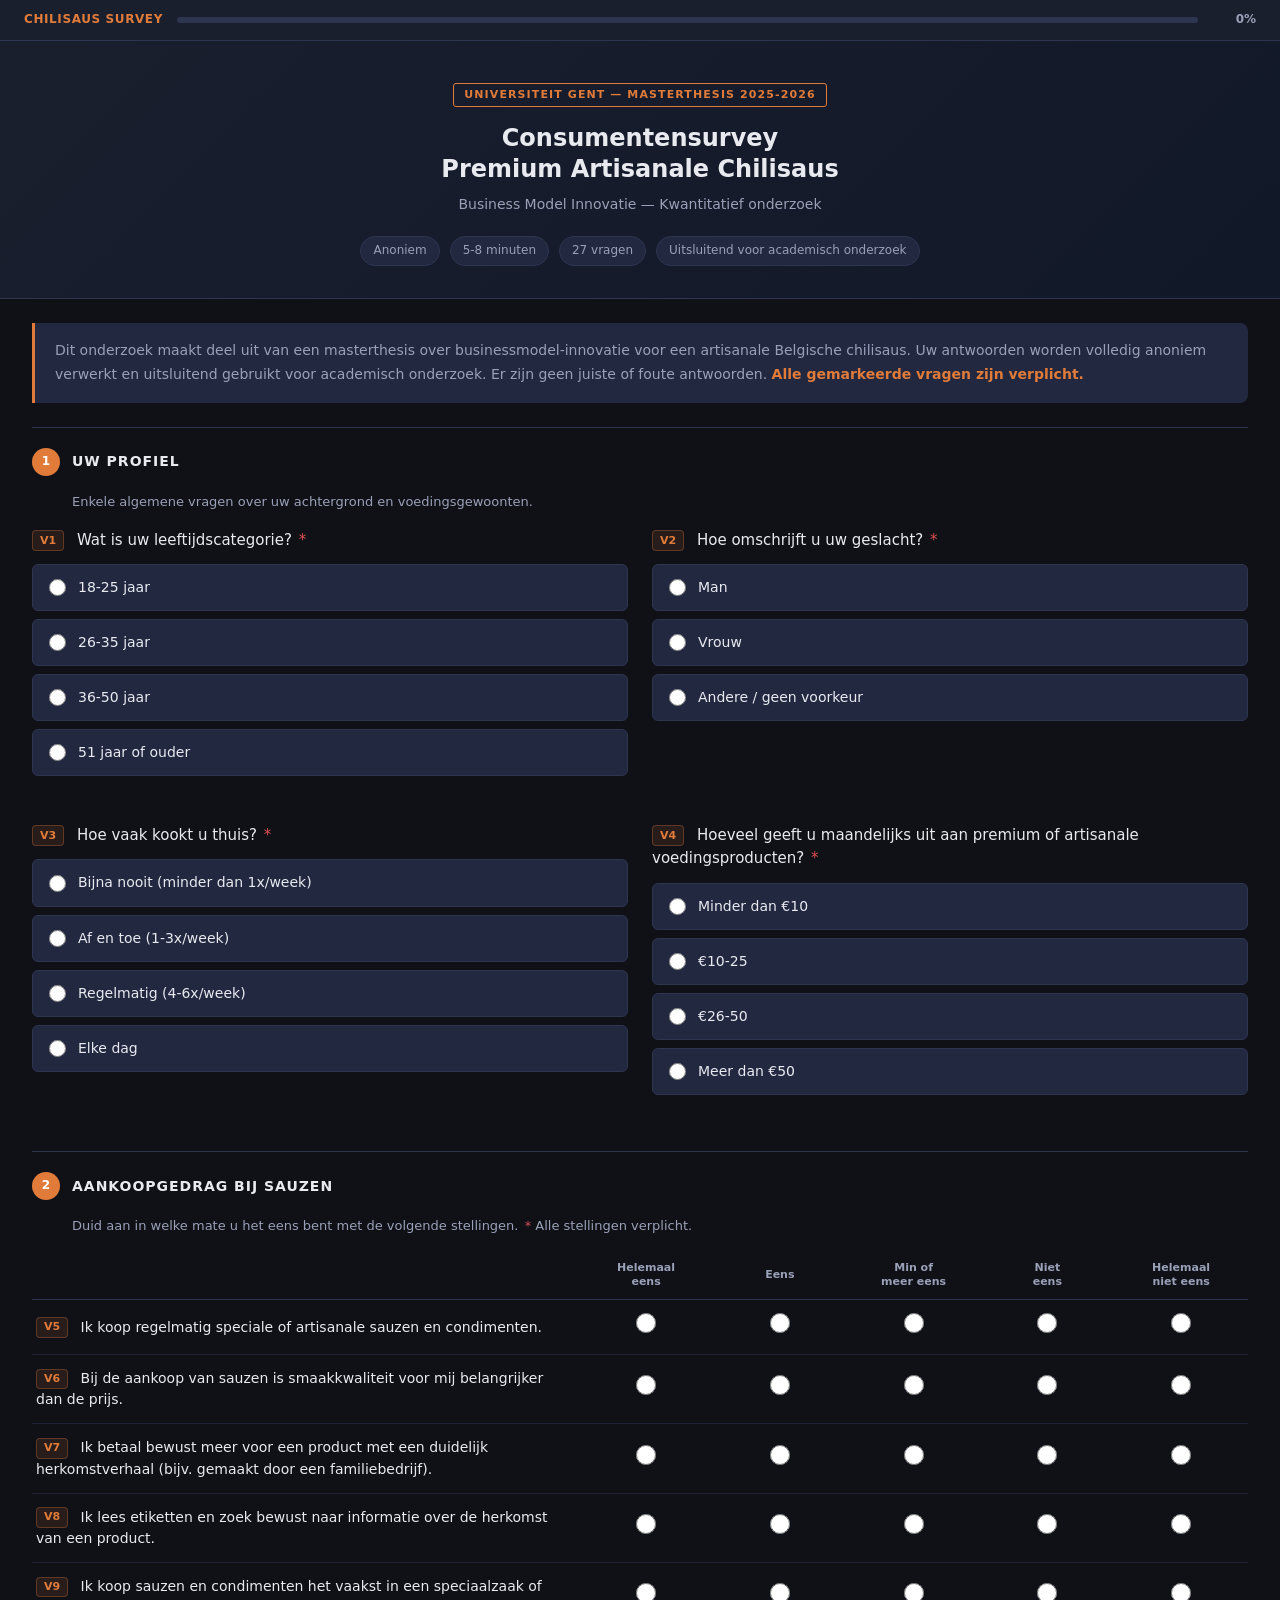
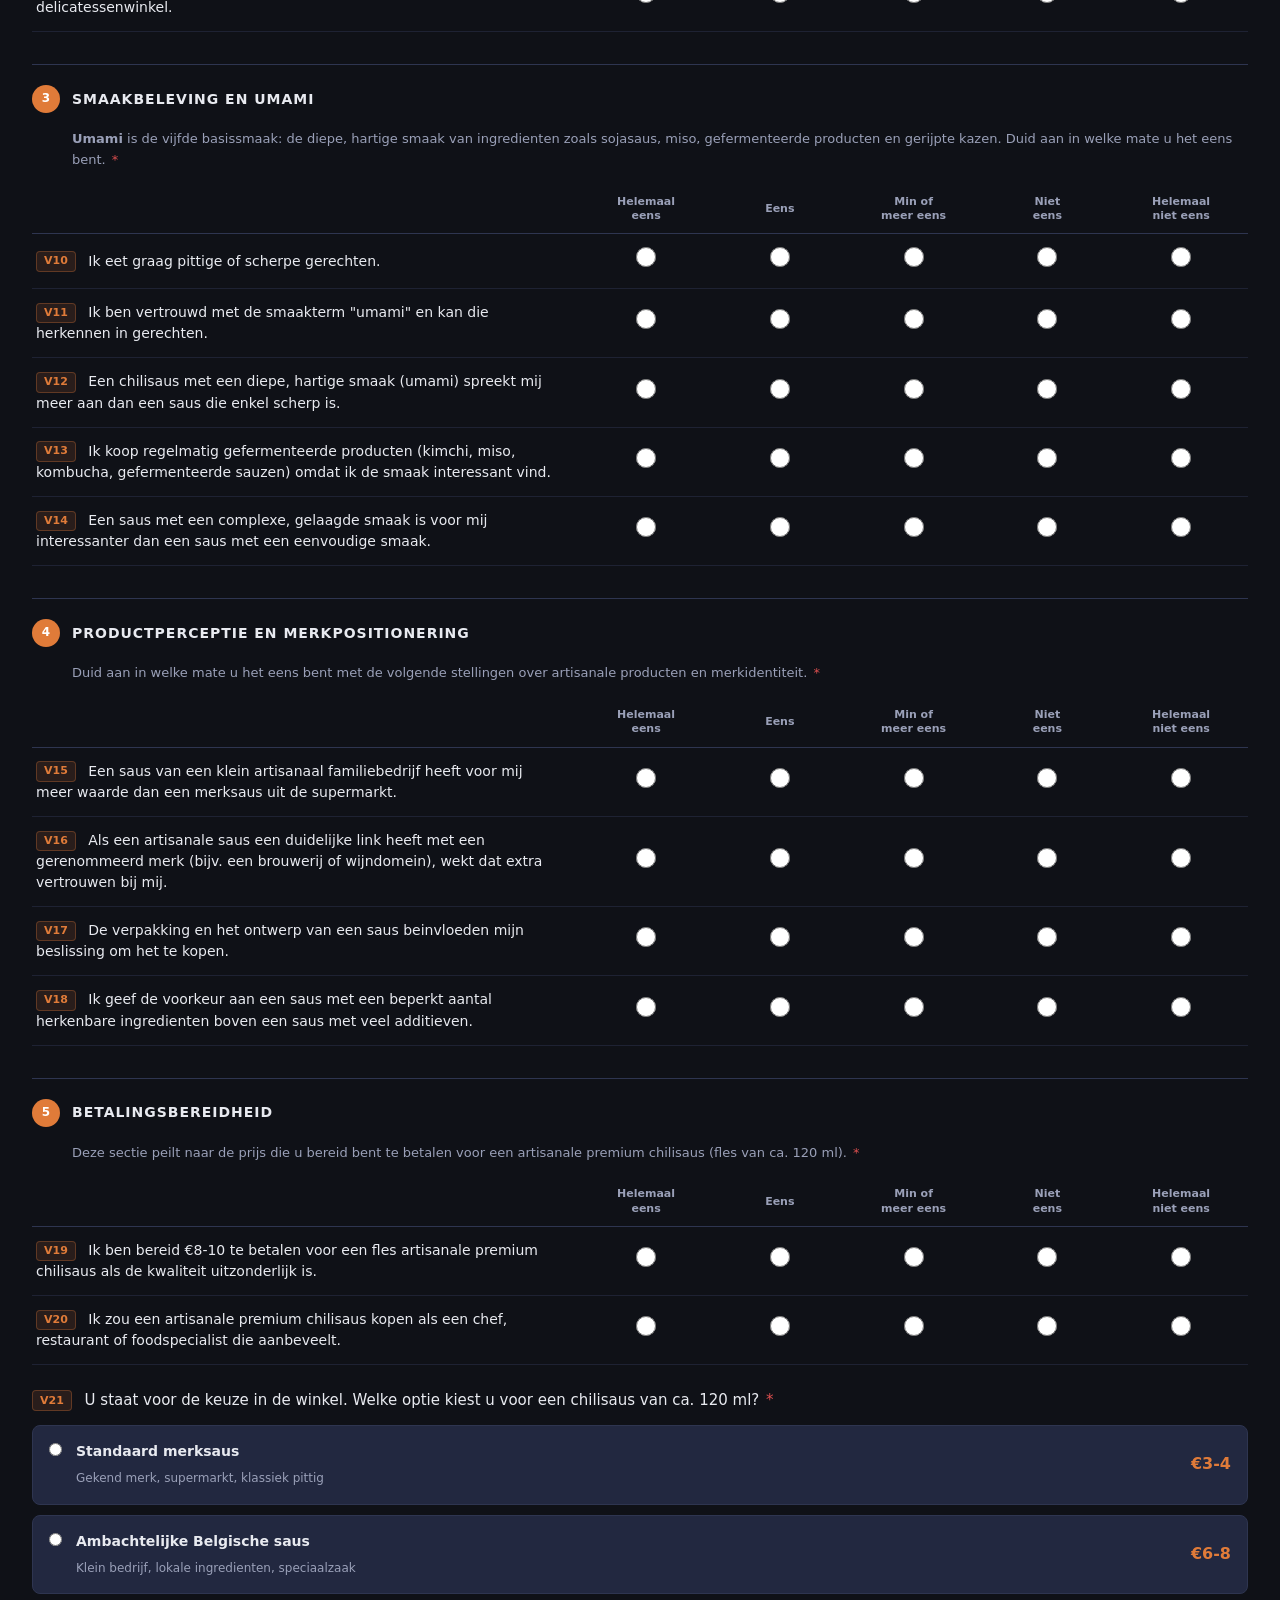
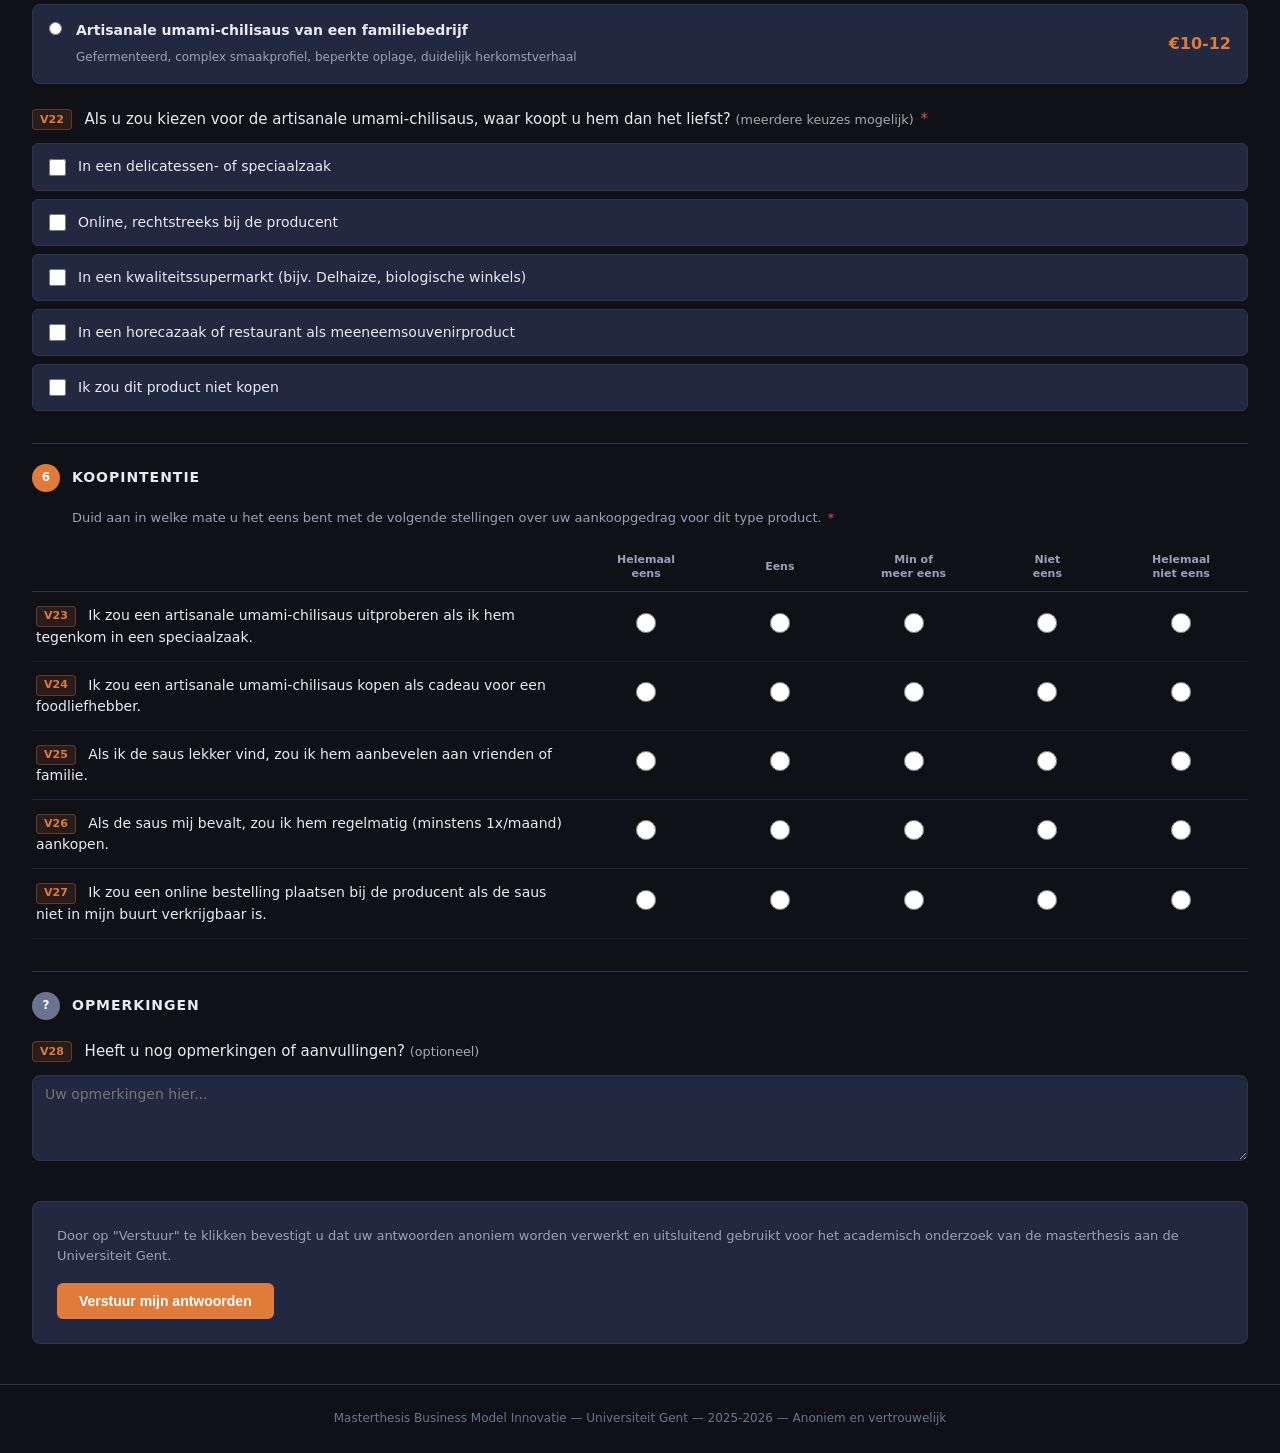
<file: index.html>
<!DOCTYPE html>
<html lang="nl">
<head>
  <meta charset="UTF-8">
  <meta name="viewport" content="width=device-width, initial-scale=1.0">
  <title>Consumentensurvey - Premium Artisanale Chilisaus</title>
  <style>
    *, *::before, *::after { box-sizing: border-box; margin: 0; padding: 0; }
    :root {
      --bg:#0f1117; --surface:#1a1f2e; --surface2:#222840; --border:#2e3550;
      --accent:#e07b39; --text:#e8eaf0; --text2:#9aa0b8; --text3:#6b7390;
      --success:#3dba7e; --error:#e05050; --radius:8px;
      --font:'Segoe UI',system-ui,-apple-system,sans-serif;
    }
    html { scroll-behavior: smooth; }
    body { background:var(--bg); color:var(--text); font-family:var(--font); font-size:15px; line-height:1.65; min-height:100vh; }
    h1,h2,h3,h4 { line-height:1.3; font-weight:700; }
    .btn { display:inline-flex; align-items:center; gap:8px; padding:10px 22px; border:none; border-radius:6px; font-size:14px; font-weight:600; cursor:pointer; transition:opacity 0.15s,transform 0.1s; }
    .btn:hover { opacity:0.88; transform:translateY(-1px); }
    .btn-primary { background:var(--accent); color:#fff; }
    .progress-bar-wrap { position:sticky; top:0; z-index:100; background:var(--surface); border-bottom:1px solid var(--border); padding:10px 24px; display:flex; align-items:center; gap:14px; }
    .progress-track { flex:1; height:6px; background:var(--border); border-radius:3px; overflow:hidden; }
    .progress-fill { height:100%; background:var(--accent); border-radius:3px; transition:width 0.3s ease; width:0%; }
    .progress-label { font-size:12px; font-weight:600; color:var(--text2); white-space:nowrap; min-width:44px; text-align:right; }
    .progress-logo { font-size:12px; font-weight:700; color:var(--accent); letter-spacing:0.05em; text-transform:uppercase; white-space:nowrap; }
    .survey-header { background:linear-gradient(135deg,#1a1f2e 0%,#111828 100%); border-bottom:1px solid var(--border); padding:40px 32px 32px; text-align:center; }
    .survey-header .ugent-tag { display:inline-block; font-size:11px; font-weight:700; letter-spacing:0.1em; text-transform:uppercase; color:var(--accent); border:1px solid var(--accent); padding:2px 10px; border-radius:3px; margin-bottom:16px; }
    .survey-header h1 { font-size:24px; color:var(--text); margin-bottom:8px; }
    .survey-header .subtitle { font-size:14px; color:var(--text2); margin-bottom:20px; }
    .survey-pills { display:flex; justify-content:center; flex-wrap:wrap; gap:10px; }
    .survey-pill { font-size:12px; color:var(--text2); background:var(--surface2); border:1px solid var(--border); padding:4px 12px; border-radius:20px; }
    .intro-box { margin:24px 32px; background:var(--surface2); border-left:3px solid var(--accent); border-radius:0 var(--radius) var(--radius) 0; padding:16px 20px; font-size:14px; color:var(--text2); line-height:1.7; }
    .intro-box strong { color:var(--accent); }
    .survey-section { margin:0 32px 32px; }
    .section-header { display:flex; align-items:center; gap:12px; padding:20px 0 12px; border-top:1px solid var(--border); margin-bottom:8px; }
    .section-num { width:28px; height:28px; border-radius:50%; background:var(--accent); color:#fff; font-size:12px; font-weight:700; display:flex; align-items:center; justify-content:center; flex-shrink:0; }
    .section-title { font-size:14px; font-weight:700; text-transform:uppercase; letter-spacing:0.07em; color:var(--text); }
    .section-desc { font-size:13px; color:var(--text2); margin:-4px 0 16px 40px; line-height:1.6; }
    .question-block { margin-bottom:24px; }
    .question-text { font-size:15px; font-weight:500; color:var(--text); margin-bottom:12px; line-height:1.55; }
    .q-num { display:inline-block; font-size:11px; font-weight:700; color:var(--accent); background:rgba(224,123,57,0.12); border:1px solid rgba(224,123,57,0.3); padding:1px 7px; border-radius:4px; margin-right:8px; vertical-align:middle; }
    .required-star { color:var(--error); margin-left:2px; }
    .mc-options { display:flex; flex-direction:column; gap:8px; }
    .mc-option { display:flex; align-items:center; gap:12px; padding:11px 16px; background:var(--surface2); border:1.5px solid var(--border); border-radius:6px; cursor:pointer; font-size:14px; color:var(--text); transition:border-color 0.15s,background 0.15s; }
    .mc-option:hover { border-color:var(--accent); background:rgba(224,123,57,0.06); }
    .mc-option input[type="radio"], .mc-option input[type="checkbox"] { width:17px; height:17px; accent-color:var(--accent); flex-shrink:0; cursor:pointer; }
    .mc-option.selected { border-color:var(--accent); background:rgba(224,123,57,0.1); }
    .q-grid { display:grid; grid-template-columns:1fr 1fr; gap:24px; }
    @media (max-width:600px) { .q-grid { grid-template-columns:1fr; } }
    .likert-wrap { overflow-x:auto; margin-bottom:24px; }
    .likert-table { width:100%; border-collapse:collapse; table-layout:fixed; min-width:520px; }
    .likert-table thead th { font-size:11px; font-weight:700; color:var(--text2); text-align:center; padding:8px 4px 10px; border-bottom:1px solid var(--border); line-height:1.3; width:11%; }
    .likert-table thead th:first-child { text-align:left; width:45%; padding-left:0; }
    .likert-table tbody tr:hover { background:rgba(255,255,255,0.025); }
    .likert-table tbody td { text-align:center; padding:13px 4px; border-bottom:1px solid rgba(46,53,80,0.5); vertical-align:middle; }
    .likert-table tbody td:first-child { text-align:left; font-size:14px; color:var(--text); padding-right:16px; line-height:1.5; }
    .likert-radio { width:20px; height:20px; accent-color:var(--accent); cursor:pointer; }
    .price-choice { display:flex; flex-direction:column; gap:10px; }
    .price-card { display:flex; align-items:flex-start; gap:14px; padding:14px 16px; background:var(--surface2); border:1.5px solid var(--border); border-radius:8px; cursor:pointer; transition:border-color 0.15s,background 0.15s; }
    .price-card:hover { border-color:var(--accent); background:rgba(224,123,57,0.06); }
    .price-card.selected { border-color:var(--accent); background:rgba(224,123,57,0.1); }
    .price-card input { margin-top:3px; accent-color:var(--accent); flex-shrink:0; }
    .price-card-label { flex:1; }
    .price-card-label strong { display:block; font-size:14px; color:var(--text); margin-bottom:2px; }
    .price-card-label span { font-size:12px; color:var(--text2); }
    .price-tag { font-size:16px; font-weight:700; color:var(--accent); white-space:nowrap; align-self:center; }
    .field-error { display:none; font-size:12px; color:var(--error); margin-top:6px; }
    .field-error.visible { display:block; }
    .submit-section { margin:0 32px 40px; padding:24px; background:var(--surface2); border:1px solid var(--border); border-radius:var(--radius); }
    .submit-note { font-size:13px; color:var(--text2); margin-bottom:16px; line-height:1.6; }
    .submit-error { display:none; font-size:13px; color:var(--error); margin-top:12px; }
    .submit-error.visible { display:block; }
    .success-screen { display:none; flex-direction:column; align-items:center; justify-content:center; min-height:60vh; text-align:center; padding:48px 32px; }
    .success-screen.visible { display:flex; }
    .success-icon { font-size:56px; margin-bottom:24px; }
    .success-screen h2 { font-size:24px; color:var(--success); margin-bottom:12px; }
    .success-screen p { font-size:14px; color:var(--text2); max-width:400px; line-height:1.7; }
    .survey-footer { text-align:center; font-size:12px; color:var(--text3); padding:24px 32px; border-top:1px solid var(--border); }
    @media (max-width:860px) { .survey-section,.submit-section,.intro-box { margin-left:16px; margin-right:16px; } }
    @media (max-width:520px) { .survey-header { padding:28px 16px 24px; } .survey-header h1 { font-size:19px; } }
  </style>
</head>
<body>

<!-- Progress bar -->
<div class="progress-bar-wrap" id="progressBar">
  <span class="progress-logo">Chilisaus Survey</span>
  <div class="progress-track">
    <div class="progress-fill" id="progressFill"></div>
  </div>
  <span class="progress-label" id="progressLabel">0%</span>
</div>

<!-- Main form -->
<div id="surveyForm">

  <!-- Header -->
  <div class="survey-header">
    <span class="ugent-tag">Universiteit Gent &mdash; Masterthesis 2025-2026</span>
    <h1>Consumentensurvey<br>Premium Artisanale Chilisaus</h1>
    <p class="subtitle">Business Model Innovatie &mdash; Kwantitatief onderzoek</p>
    <div class="survey-pills">
      <span class="survey-pill">Anoniem</span>
      <span class="survey-pill">5-8 minuten</span>
      <span class="survey-pill">27 vragen</span>
      <span class="survey-pill">Uitsluitend voor academisch onderzoek</span>
    </div>
  </div>

  <!-- Intro -->
  <div class="intro-box">
    Dit onderzoek maakt deel uit van een masterthesis over businessmodel-innovatie voor een artisanale Belgische chilisaus.
    Uw antwoorden worden volledig anoniem verwerkt en uitsluitend gebruikt voor academisch onderzoek.
    Er zijn geen juiste of foute antwoorden. <strong>Alle gemarkeerde vragen zijn verplicht.</strong>
  </div>

  <form id="theForm" novalidate>

    <!-- ── SECTION 1: Profiel ── -->
    <div class="survey-section">
      <div class="section-header">
        <span class="section-num">1</span>
        <span class="section-title">Uw profiel</span>
      </div>
      <p class="section-desc">Enkele algemene vragen over uw achtergrond en voedingsgewoonten.</p>

      <div class="q-grid">

        <div class="question-block" id="block-q1">
          <p class="question-text"><span class="q-num">V1</span> Wat is uw leeftijdscategorie? <span class="required-star">*</span></p>
          <div class="mc-options" data-name="q1">
            <label class="mc-option"><input type="radio" name="q1" value="a"> 18-25 jaar</label>
            <label class="mc-option"><input type="radio" name="q1" value="b"> 26-35 jaar</label>
            <label class="mc-option"><input type="radio" name="q1" value="c"> 36-50 jaar</label>
            <label class="mc-option"><input type="radio" name="q1" value="d"> 51 jaar of ouder</label>
          </div>
          <div class="field-error" id="err-q1">Gelieve een antwoord te selecteren.</div>
        </div>

        <div class="question-block" id="block-q2">
          <p class="question-text"><span class="q-num">V2</span> Hoe omschrijft u uw geslacht? <span class="required-star">*</span></p>
          <div class="mc-options" data-name="q2">
            <label class="mc-option"><input type="radio" name="q2" value="a"> Man</label>
            <label class="mc-option"><input type="radio" name="q2" value="b"> Vrouw</label>
            <label class="mc-option"><input type="radio" name="q2" value="c"> Andere / geen voorkeur</label>
          </div>
          <div class="field-error" id="err-q2">Gelieve een antwoord te selecteren.</div>
        </div>

        <div class="question-block" id="block-q3">
          <p class="question-text"><span class="q-num">V3</span> Hoe vaak kookt u thuis? <span class="required-star">*</span></p>
          <div class="mc-options" data-name="q3">
            <label class="mc-option"><input type="radio" name="q3" value="a"> Bijna nooit (minder dan 1x/week)</label>
            <label class="mc-option"><input type="radio" name="q3" value="b"> Af en toe (1-3x/week)</label>
            <label class="mc-option"><input type="radio" name="q3" value="c"> Regelmatig (4-6x/week)</label>
            <label class="mc-option"><input type="radio" name="q3" value="d"> Elke dag</label>
          </div>
          <div class="field-error" id="err-q3">Gelieve een antwoord te selecteren.</div>
        </div>

        <div class="question-block" id="block-q4">
          <p class="question-text"><span class="q-num">V4</span> Hoeveel geeft u maandelijks uit aan premium of artisanale voedingsproducten? <span class="required-star">*</span></p>
          <div class="mc-options" data-name="q4">
            <label class="mc-option"><input type="radio" name="q4" value="a"> Minder dan &euro;10</label>
            <label class="mc-option"><input type="radio" name="q4" value="b"> &euro;10-25</label>
            <label class="mc-option"><input type="radio" name="q4" value="c"> &euro;26-50</label>
            <label class="mc-option"><input type="radio" name="q4" value="d"> Meer dan &euro;50</label>
          </div>
          <div class="field-error" id="err-q4">Gelieve een antwoord te selecteren.</div>
        </div>

      </div><!-- /.q-grid -->
    </div>

    <!-- ── SECTION 2: Aankoopgedrag ── -->
    <div class="survey-section">
      <div class="section-header">
        <span class="section-num">2</span>
        <span class="section-title">Aankoopgedrag bij sauzen</span>
      </div>
      <p class="section-desc">Duid aan in welke mate u het eens bent met de volgende stellingen. <span class="required-star">*</span> Alle stellingen verplicht.</p>

      <div class="likert-wrap">
        <table class="likert-table" id="likert-s2">
          <thead>
            <tr>
              <th></th>
              <th>Helemaal<br>eens</th>
              <th>Eens</th>
              <th>Min of<br>meer eens</th>
              <th>Niet<br>eens</th>
              <th>Helemaal<br>niet eens</th>
            </tr>
          </thead>
          <tbody>
            <tr id="block-q5">
              <td><span class="q-num">V5</span> Ik koop regelmatig speciale of artisanale sauzen en condimenten.</td>
              <td><input class="likert-radio" type="radio" name="q5" value="5"></td>
              <td><input class="likert-radio" type="radio" name="q5" value="4"></td>
              <td><input class="likert-radio" type="radio" name="q5" value="3"></td>
              <td><input class="likert-radio" type="radio" name="q5" value="2"></td>
              <td><input class="likert-radio" type="radio" name="q5" value="1"></td>
            </tr>
            <tr id="block-q6">
              <td><span class="q-num">V6</span> Bij de aankoop van sauzen is smaakkwaliteit voor mij belangrijker dan de prijs.</td>
              <td><input class="likert-radio" type="radio" name="q6" value="5"></td>
              <td><input class="likert-radio" type="radio" name="q6" value="4"></td>
              <td><input class="likert-radio" type="radio" name="q6" value="3"></td>
              <td><input class="likert-radio" type="radio" name="q6" value="2"></td>
              <td><input class="likert-radio" type="radio" name="q6" value="1"></td>
            </tr>
            <tr id="block-q7">
              <td><span class="q-num">V7</span> Ik betaal bewust meer voor een product met een duidelijk herkomstverhaal (bijv. gemaakt door een familiebedrijf).</td>
              <td><input class="likert-radio" type="radio" name="q7" value="5"></td>
              <td><input class="likert-radio" type="radio" name="q7" value="4"></td>
              <td><input class="likert-radio" type="radio" name="q7" value="3"></td>
              <td><input class="likert-radio" type="radio" name="q7" value="2"></td>
              <td><input class="likert-radio" type="radio" name="q7" value="1"></td>
            </tr>
            <tr id="block-q8">
              <td><span class="q-num">V8</span> Ik lees etiketten en zoek bewust naar informatie over de herkomst van een product.</td>
              <td><input class="likert-radio" type="radio" name="q8" value="5"></td>
              <td><input class="likert-radio" type="radio" name="q8" value="4"></td>
              <td><input class="likert-radio" type="radio" name="q8" value="3"></td>
              <td><input class="likert-radio" type="radio" name="q8" value="2"></td>
              <td><input class="likert-radio" type="radio" name="q8" value="1"></td>
            </tr>
            <tr id="block-q9">
              <td><span class="q-num">V9</span> Ik koop sauzen en condimenten het vaakst in een speciaalzaak of delicatessenwinkel.</td>
              <td><input class="likert-radio" type="radio" name="q9" value="5"></td>
              <td><input class="likert-radio" type="radio" name="q9" value="4"></td>
              <td><input class="likert-radio" type="radio" name="q9" value="3"></td>
              <td><input class="likert-radio" type="radio" name="q9" value="2"></td>
              <td><input class="likert-radio" type="radio" name="q9" value="1"></td>
            </tr>
          </tbody>
        </table>
      </div>
      <div class="field-error" id="err-s2">Gelieve alle stellingen te beantwoorden.</div>
    </div>

    <!-- ── SECTION 3: Smaakbeleving ── -->
    <div class="survey-section">
      <div class="section-header">
        <span class="section-num">3</span>
        <span class="section-title">Smaakbeleving en umami</span>
      </div>
      <p class="section-desc"><strong>Umami</strong> is de vijfde basissmaak: de diepe, hartige smaak van ingredienten zoals sojasaus, miso, gefermenteerde producten en gerijpte kazen. Duid aan in welke mate u het eens bent. <span class="required-star">*</span></p>

      <div class="likert-wrap">
        <table class="likert-table" id="likert-s3">
          <thead>
            <tr>
              <th></th>
              <th>Helemaal<br>eens</th>
              <th>Eens</th>
              <th>Min of<br>meer eens</th>
              <th>Niet<br>eens</th>
              <th>Helemaal<br>niet eens</th>
            </tr>
          </thead>
          <tbody>
            <tr id="block-q10">
              <td><span class="q-num">V10</span> Ik eet graag pittige of scherpe gerechten.</td>
              <td><input class="likert-radio" type="radio" name="q10" value="5"></td>
              <td><input class="likert-radio" type="radio" name="q10" value="4"></td>
              <td><input class="likert-radio" type="radio" name="q10" value="3"></td>
              <td><input class="likert-radio" type="radio" name="q10" value="2"></td>
              <td><input class="likert-radio" type="radio" name="q10" value="1"></td>
            </tr>
            <tr id="block-q11">
              <td><span class="q-num">V11</span> Ik ben vertrouwd met de smaakterm "umami" en kan die herkennen in gerechten.</td>
              <td><input class="likert-radio" type="radio" name="q11" value="5"></td>
              <td><input class="likert-radio" type="radio" name="q11" value="4"></td>
              <td><input class="likert-radio" type="radio" name="q11" value="3"></td>
              <td><input class="likert-radio" type="radio" name="q11" value="2"></td>
              <td><input class="likert-radio" type="radio" name="q11" value="1"></td>
            </tr>
            <tr id="block-q12">
              <td><span class="q-num">V12</span> Een chilisaus met een diepe, hartige smaak (umami) spreekt mij meer aan dan een saus die enkel scherp is.</td>
              <td><input class="likert-radio" type="radio" name="q12" value="5"></td>
              <td><input class="likert-radio" type="radio" name="q12" value="4"></td>
              <td><input class="likert-radio" type="radio" name="q12" value="3"></td>
              <td><input class="likert-radio" type="radio" name="q12" value="2"></td>
              <td><input class="likert-radio" type="radio" name="q12" value="1"></td>
            </tr>
            <tr id="block-q13">
              <td><span class="q-num">V13</span> Ik koop regelmatig gefermenteerde producten (kimchi, miso, kombucha, gefermenteerde sauzen) omdat ik de smaak interessant vind.</td>
              <td><input class="likert-radio" type="radio" name="q13" value="5"></td>
              <td><input class="likert-radio" type="radio" name="q13" value="4"></td>
              <td><input class="likert-radio" type="radio" name="q13" value="3"></td>
              <td><input class="likert-radio" type="radio" name="q13" value="2"></td>
              <td><input class="likert-radio" type="radio" name="q13" value="1"></td>
            </tr>
            <tr id="block-q14">
              <td><span class="q-num">V14</span> Een saus met een complexe, gelaagde smaak is voor mij interessanter dan een saus met een eenvoudige smaak.</td>
              <td><input class="likert-radio" type="radio" name="q14" value="5"></td>
              <td><input class="likert-radio" type="radio" name="q14" value="4"></td>
              <td><input class="likert-radio" type="radio" name="q14" value="3"></td>
              <td><input class="likert-radio" type="radio" name="q14" value="2"></td>
              <td><input class="likert-radio" type="radio" name="q14" value="1"></td>
            </tr>
          </tbody>
        </table>
      </div>
      <div class="field-error" id="err-s3">Gelieve alle stellingen te beantwoorden.</div>
    </div>

    <!-- ── SECTION 4: Productperceptie ── -->
    <div class="survey-section">
      <div class="section-header">
        <span class="section-num">4</span>
        <span class="section-title">Productperceptie en merkpositionering</span>
      </div>
      <p class="section-desc">Duid aan in welke mate u het eens bent met de volgende stellingen over artisanale producten en merkidentiteit. <span class="required-star">*</span></p>

      <div class="likert-wrap">
        <table class="likert-table" id="likert-s4">
          <thead>
            <tr>
              <th></th>
              <th>Helemaal<br>eens</th>
              <th>Eens</th>
              <th>Min of<br>meer eens</th>
              <th>Niet<br>eens</th>
              <th>Helemaal<br>niet eens</th>
            </tr>
          </thead>
          <tbody>
            <tr id="block-q15">
              <td><span class="q-num">V15</span> Een saus van een klein artisanaal familiebedrijf heeft voor mij meer waarde dan een merksaus uit de supermarkt.</td>
              <td><input class="likert-radio" type="radio" name="q15" value="5"></td>
              <td><input class="likert-radio" type="radio" name="q15" value="4"></td>
              <td><input class="likert-radio" type="radio" name="q15" value="3"></td>
              <td><input class="likert-radio" type="radio" name="q15" value="2"></td>
              <td><input class="likert-radio" type="radio" name="q15" value="1"></td>
            </tr>
            <tr id="block-q16">
              <td><span class="q-num">V16</span> Als een artisanale saus een duidelijke link heeft met een gerenommeerd merk (bijv. een brouwerij of wijndomein), wekt dat extra vertrouwen bij mij.</td>
              <td><input class="likert-radio" type="radio" name="q16" value="5"></td>
              <td><input class="likert-radio" type="radio" name="q16" value="4"></td>
              <td><input class="likert-radio" type="radio" name="q16" value="3"></td>
              <td><input class="likert-radio" type="radio" name="q16" value="2"></td>
              <td><input class="likert-radio" type="radio" name="q16" value="1"></td>
            </tr>
            <tr id="block-q17">
              <td><span class="q-num">V17</span> De verpakking en het ontwerp van een saus beinvloeden mijn beslissing om het te kopen.</td>
              <td><input class="likert-radio" type="radio" name="q17" value="5"></td>
              <td><input class="likert-radio" type="radio" name="q17" value="4"></td>
              <td><input class="likert-radio" type="radio" name="q17" value="3"></td>
              <td><input class="likert-radio" type="radio" name="q17" value="2"></td>
              <td><input class="likert-radio" type="radio" name="q17" value="1"></td>
            </tr>
            <tr id="block-q18">
              <td><span class="q-num">V18</span> Ik geef de voorkeur aan een saus met een beperkt aantal herkenbare ingredienten boven een saus met veel additieven.</td>
              <td><input class="likert-radio" type="radio" name="q18" value="5"></td>
              <td><input class="likert-radio" type="radio" name="q18" value="4"></td>
              <td><input class="likert-radio" type="radio" name="q18" value="3"></td>
              <td><input class="likert-radio" type="radio" name="q18" value="2"></td>
              <td><input class="likert-radio" type="radio" name="q18" value="1"></td>
            </tr>
          </tbody>
        </table>
      </div>
      <div class="field-error" id="err-s4">Gelieve alle stellingen te beantwoorden.</div>
    </div>

    <!-- ── SECTION 5: Betalingsbereidheid ── -->
    <div class="survey-section">
      <div class="section-header">
        <span class="section-num">5</span>
        <span class="section-title">Betalingsbereidheid</span>
      </div>
      <p class="section-desc">Deze sectie peilt naar de prijs die u bereid bent te betalen voor een artisanale premium chilisaus (fles van ca. 120 ml). <span class="required-star">*</span></p>

      <div class="likert-wrap" style="margin-bottom:24px;">
        <table class="likert-table" id="likert-s5">
          <thead>
            <tr>
              <th></th>
              <th>Helemaal<br>eens</th>
              <th>Eens</th>
              <th>Min of<br>meer eens</th>
              <th>Niet<br>eens</th>
              <th>Helemaal<br>niet eens</th>
            </tr>
          </thead>
          <tbody>
            <tr id="block-q19">
              <td><span class="q-num">V19</span> Ik ben bereid &euro;8-10 te betalen voor een fles artisanale premium chilisaus als de kwaliteit uitzonderlijk is.</td>
              <td><input class="likert-radio" type="radio" name="q19" value="5"></td>
              <td><input class="likert-radio" type="radio" name="q19" value="4"></td>
              <td><input class="likert-radio" type="radio" name="q19" value="3"></td>
              <td><input class="likert-radio" type="radio" name="q19" value="2"></td>
              <td><input class="likert-radio" type="radio" name="q19" value="1"></td>
            </tr>
            <tr id="block-q20">
              <td><span class="q-num">V20</span> Ik zou een artisanale premium chilisaus kopen als een chef, restaurant of foodspecialist die aanbeveelt.</td>
              <td><input class="likert-radio" type="radio" name="q20" value="5"></td>
              <td><input class="likert-radio" type="radio" name="q20" value="4"></td>
              <td><input class="likert-radio" type="radio" name="q20" value="3"></td>
              <td><input class="likert-radio" type="radio" name="q20" value="2"></td>
              <td><input class="likert-radio" type="radio" name="q20" value="1"></td>
            </tr>
          </tbody>
        </table>
      </div>
      <div class="field-error" id="err-s5a">Gelieve alle stellingen te beantwoorden.</div>

      <div class="question-block" id="block-q21">
        <p class="question-text"><span class="q-num">V21</span> U staat voor de keuze in de winkel. Welke optie kiest u voor een chilisaus van ca. 120 ml? <span class="required-star">*</span></p>
        <div class="price-choice">
          <label class="price-card">
            <input type="radio" name="q21" value="a">
            <div class="price-card-label">
              <strong>Standaard merksaus</strong>
              <span>Gekend merk, supermarkt, klassiek pittig</span>
            </div>
            <span class="price-tag">&euro;3-4</span>
          </label>
          <label class="price-card">
            <input type="radio" name="q21" value="b">
            <div class="price-card-label">
              <strong>Ambachtelijke Belgische saus</strong>
              <span>Klein bedrijf, lokale ingredienten, speciaalzaak</span>
            </div>
            <span class="price-tag">&euro;6-8</span>
          </label>
          <label class="price-card">
            <input type="radio" name="q21" value="c">
            <div class="price-card-label">
              <strong>Artisanale umami-chilisaus van een familiebedrijf</strong>
              <span>Gefermenteerd, complex smaakprofiel, beperkte oplage, duidelijk herkomstverhaal</span>
            </div>
            <span class="price-tag">&euro;10-12</span>
          </label>
        </div>
        <div class="field-error" id="err-q21">Gelieve een optie te selecteren.</div>
      </div>

      <div class="question-block" id="block-q22">
        <p class="question-text"><span class="q-num">V22</span> Als u zou kiezen voor de artisanale umami-chilisaus, waar koopt u hem dan het liefst? <span style="font-weight:normal;font-size:0.85em;opacity:0.7;">(meerdere keuzes mogelijk)</span> <span class="required-star">*</span></p>
        <div class="mc-options" data-name="q22">
          <label class="mc-option"><input type="checkbox" name="q22" value="a"> In een delicatessen- of speciaalzaak</label>
          <label class="mc-option"><input type="checkbox" name="q22" value="b"> Online, rechtstreeks bij de producent</label>
          <label class="mc-option"><input type="checkbox" name="q22" value="c"> In een kwaliteitssupermarkt (bijv. Delhaize, biologische winkels)</label>
          <label class="mc-option"><input type="checkbox" name="q22" value="d"> In een horecazaak of restaurant als meeneemsouvenirproduct</label>
          <label class="mc-option"><input type="checkbox" name="q22" value="e"> Ik zou dit product niet kopen</label>
        </div>
        <div class="field-error" id="err-q22">Gelieve minstens een antwoord te selecteren.</div>
      </div>
    </div>

    <!-- ── SECTION 6: Koopintentie ── -->
    <div class="survey-section">
      <div class="section-header">
        <span class="section-num">6</span>
        <span class="section-title">Koopintentie</span>
      </div>
      <p class="section-desc">Duid aan in welke mate u het eens bent met de volgende stellingen over uw aankoopgedrag voor dit type product. <span class="required-star">*</span></p>

      <div class="likert-wrap">
        <table class="likert-table" id="likert-s6">
          <thead>
            <tr>
              <th></th>
              <th>Helemaal<br>eens</th>
              <th>Eens</th>
              <th>Min of<br>meer eens</th>
              <th>Niet<br>eens</th>
              <th>Helemaal<br>niet eens</th>
            </tr>
          </thead>
          <tbody>
            <tr id="block-q23">
              <td><span class="q-num">V23</span> Ik zou een artisanale umami-chilisaus uitproberen als ik hem tegenkom in een speciaalzaak.</td>
              <td><input class="likert-radio" type="radio" name="q23" value="5"></td>
              <td><input class="likert-radio" type="radio" name="q23" value="4"></td>
              <td><input class="likert-radio" type="radio" name="q23" value="3"></td>
              <td><input class="likert-radio" type="radio" name="q23" value="2"></td>
              <td><input class="likert-radio" type="radio" name="q23" value="1"></td>
            </tr>
            <tr id="block-q24">
              <td><span class="q-num">V24</span> Ik zou een artisanale umami-chilisaus kopen als cadeau voor een foodliefhebber.</td>
              <td><input class="likert-radio" type="radio" name="q24" value="5"></td>
              <td><input class="likert-radio" type="radio" name="q24" value="4"></td>
              <td><input class="likert-radio" type="radio" name="q24" value="3"></td>
              <td><input class="likert-radio" type="radio" name="q24" value="2"></td>
              <td><input class="likert-radio" type="radio" name="q24" value="1"></td>
            </tr>
            <tr id="block-q25">
              <td><span class="q-num">V25</span> Als ik de saus lekker vind, zou ik hem aanbevelen aan vrienden of familie.</td>
              <td><input class="likert-radio" type="radio" name="q25" value="5"></td>
              <td><input class="likert-radio" type="radio" name="q25" value="4"></td>
              <td><input class="likert-radio" type="radio" name="q25" value="3"></td>
              <td><input class="likert-radio" type="radio" name="q25" value="2"></td>
              <td><input class="likert-radio" type="radio" name="q25" value="1"></td>
            </tr>
            <tr id="block-q26">
              <td><span class="q-num">V26</span> Als de saus mij bevalt, zou ik hem regelmatig (minstens 1x/maand) aankopen.</td>
              <td><input class="likert-radio" type="radio" name="q26" value="5"></td>
              <td><input class="likert-radio" type="radio" name="q26" value="4"></td>
              <td><input class="likert-radio" type="radio" name="q26" value="3"></td>
              <td><input class="likert-radio" type="radio" name="q26" value="2"></td>
              <td><input class="likert-radio" type="radio" name="q26" value="1"></td>
            </tr>
            <tr id="block-q27">
              <td><span class="q-num">V27</span> Ik zou een online bestelling plaatsen bij de producent als de saus niet in mijn buurt verkrijgbaar is.</td>
              <td><input class="likert-radio" type="radio" name="q27" value="5"></td>
              <td><input class="likert-radio" type="radio" name="q27" value="4"></td>
              <td><input class="likert-radio" type="radio" name="q27" value="3"></td>
              <td><input class="likert-radio" type="radio" name="q27" value="2"></td>
              <td><input class="likert-radio" type="radio" name="q27" value="1"></td>
            </tr>
          </tbody>
        </table>
      </div>
      <div class="field-error" id="err-s6">Gelieve alle stellingen te beantwoorden.</div>
    </div>

    <!-- ── V28: Vrij veld ── -->
    <div class="survey-section">
      <div class="section-header">
        <span class="section-num" style="background:var(--text3);">?</span>
        <span class="section-title">Opmerkingen</span>
      </div>
      <div class="question-block" id="block-q28">
        <p class="question-text"><span class="q-num">V28</span> Heeft u nog opmerkingen of aanvullingen? <span style="font-weight:normal;font-size:0.85em;opacity:0.7;">(optioneel)</span></p>
        <textarea id="q28" name="q28" rows="4" style="width:100%;background:var(--surface2);border:1px solid var(--border);border-radius:var(--radius);color:var(--text);padding:10px 12px;font-size:14px;font-family:inherit;resize:vertical;box-sizing:border-box;" placeholder="Uw opmerkingen hier..."></textarea>
      </div>
    </div>

    <!-- ── Submit ── -->
    <div class="submit-section">
      <p class="submit-note">
        Door op "Verstuur" te klikken bevestigt u dat uw antwoorden anoniem worden verwerkt en uitsluitend gebruikt voor het academisch onderzoek van de masterthesis aan de Universiteit Gent.
      </p>
      <button type="submit" class="btn btn-primary" id="submitBtn">
        Verstuur mijn antwoorden
      </button>
      <div class="submit-error" id="submitError">
        Gelieve alle verplichte vragen in te vullen voor u de enquete verstuurt.
      </div>
    </div>

  </form><!-- /#theForm -->

  <!-- Footer -->
  <div class="survey-footer">
    Masterthesis Business Model Innovatie &mdash; Universiteit Gent &mdash; 2025-2026 &mdash;
    Anoniem en vertrouwelijk
  </div>

</div><!-- /#surveyForm -->

<!-- Success screen -->
<div class="success-screen" id="successScreen">
  <div class="success-icon">&#10003;</div>
  <h2>Hartelijk dank!</h2>
  <p>Uw antwoorden zijn succesvol ontvangen. Ze worden anoniem verwerkt als onderdeel van het kwantitatief onderzoek van de masterthesis.</p>
</div>

<script>
  // ── Configuratie: vul hier uw Web3Forms sleutel in ────────────────────
  // Stap 1: ga naar https://web3forms.com
  // Stap 2: voer uw e-mailadres in en klik "Create your Access Key"
  // Stap 3: plak de sleutel hieronder tussen de aanhalingstekens
  const WEB3FORMS_KEY = '1b911d80-e0be-45a3-ba13-766817093abf';

  // ── Progress tracking ─────────────────────────────────────────────────
  const REQUIRED_SINGLES = ['q1','q2','q3','q4','q21','q22'];
  const REQUIRED_LIKERT_GROUPS = {
    's2': ['q5','q6','q7','q8','q9'],
    's3': ['q10','q11','q12','q13','q14'],
    's4': ['q15','q16','q17','q18'],
    's5a': ['q19','q20'],
    's6': ['q23','q24','q25','q26','q27']
  };
  const TOTAL_QUESTIONS = 27;

  function getAnsweredCount() {
    let count = 0;
    for (const name of REQUIRED_SINGLES) {
      if (document.querySelector(`input[name="${name}"]:checked`)) count++;
    }
    for (const keys of Object.values(REQUIRED_LIKERT_GROUPS)) {
      for (const k of keys) {
        if (document.querySelector(`input[name="${k}"]:checked`)) count++;
      }
    }
    return count;
  }

  function updateProgress() {
    const done = getAnsweredCount();
    const pct = Math.round((done / TOTAL_QUESTIONS) * 100);
    document.getElementById('progressFill').style.width = pct + '%';
    document.getElementById('progressLabel').textContent = pct + '%';
  }

  document.getElementById('theForm').addEventListener('change', updateProgress);

  // ── Highlight selected MC options ─────────────────────────────────────
  document.querySelectorAll('.mc-option input[type="radio"]').forEach(input => {
    input.addEventListener('change', () => {
      const name = input.name;
      document.querySelectorAll(`input[name="${name}"]`).forEach(i => {
        i.closest('.mc-option').classList.remove('selected');
      });
      input.closest('.mc-option').classList.add('selected');
    });
  });

  // Highlight for checkboxes (toggle per item)
  document.querySelectorAll('.mc-option input[type="checkbox"]').forEach(input => {
    input.addEventListener('change', () => {
      input.closest('.mc-option').classList.toggle('selected', input.checked);
    });
  });

  // Highlight price cards
  document.querySelectorAll('.price-card input[type="radio"]').forEach(input => {
    input.addEventListener('change', () => {
      document.querySelectorAll('.price-card').forEach(c => c.classList.remove('selected'));
      input.closest('.price-card').classList.add('selected');
    });
  });

  // ── Validation ────────────────────────────────────────────────────────
  function validate() {
    let valid = true;

    // Single MC questions
    for (const name of REQUIRED_SINGLES) {
      const answered = !!document.querySelector(`input[name="${name}"]:checked`);
      const errEl = document.getElementById(`err-${name}`);
      if (errEl) errEl.classList.toggle('visible', !answered);
      if (!answered) valid = false;
    }

    // Likert groups
    for (const [group, keys] of Object.entries(REQUIRED_LIKERT_GROUPS)) {
      let groupComplete = true;
      for (const k of keys) {
        if (!document.querySelector(`input[name="${k}"]:checked`)) {
          groupComplete = false;
          break;
        }
      }
      const errEl = document.getElementById(`err-${group}`);
      if (errEl) errEl.classList.toggle('visible', !groupComplete);
      if (!groupComplete) valid = false;
    }

    return valid;
  }

  // ── Collect form data ─────────────────────────────────────────────────
  function collectData() {
    const data = {};
    for (let i = 1; i <= 27; i++) {
      const key = `q${i}`;
      if (key === 'q22') {
        const checked = [...document.querySelectorAll('input[name="q22"]:checked')].map(el => el.value);
        data[key] = checked.join(',');
      } else {
        const el = document.querySelector(`input[name="${key}"]:checked`);
        data[key] = el ? el.value : '';
      }
    }
    data['q28'] = (document.getElementById('q28') || {}).value || '';
    return data;
  }

  // ── UUID generator (no server needed) ────────────────────────────────
  function makeUUID() {
    return 'xxxxxxxx-xxxx-4xxx-yxxx-xxxxxxxxxxxx'.replace(/[xy]/g, c => {
      const r = Math.random() * 16 | 0;
      return (c === 'x' ? r : (r & 0x3 | 0x8)).toString(16);
    });
  }

  // ── Save response to localStorage ─────────────────────────────────────
  function saveToLocalStorage(record) {
    const key = 'survey_chilisaus_responses';
    const existing = JSON.parse(localStorage.getItem(key) || '[]');
    existing.push(record);
    localStorage.setItem(key, JSON.stringify(existing));
  }

  // ── Submit ────────────────────────────────────────────────────────────
  document.getElementById('theForm').addEventListener('submit', async (e) => {
    e.preventDefault();

    const errDiv = document.getElementById('submitError');

    if (!validate()) {
      errDiv.classList.add('visible');
      const firstErr = document.querySelector('.field-error.visible');
      if (firstErr) firstErr.scrollIntoView({ behavior: 'smooth', block: 'center' });
      return;
    }

    errDiv.classList.remove('visible');
    const btn = document.getElementById('submitBtn');
    btn.disabled = true;
    btn.textContent = 'Bezig met versturen...';

    const record = {
      response_id: makeUUID(),
      timestamp: new Date().toISOString(),
      ...collectData()
    };

    // Always save to localStorage first — works without any server
    saveToLocalStorage(record);

    // Send to Web3Forms if a key is configured
    if (WEB3FORMS_KEY && WEB3FORMS_KEY !== 'JOUW_SLEUTEL_HIER') {
      try {
        await fetch('https://api.web3forms.com/submit', {
          method: 'POST',
          headers: { 'Content-Type': 'application/json' },
          body: JSON.stringify({
            access_key: WEB3FORMS_KEY,
            subject: 'Nieuwe surveyrespons - Chilisaus thesis',
            from_name: 'Survey Chilisaus',
            ...record
          })
        });
      } catch (_) {
        // Netwerkfout — localStorage-opslag is voldoende als backup
      }
    }

    // Optionally also send to local Node.js API if running
    try {
      await fetch('/api/submit', {
        method: 'POST',
        headers: { 'Content-Type': 'application/json' },
        body: JSON.stringify(record)
      });
    } catch (_) { /* server niet actief */ }

    // Always show success
    document.getElementById('surveyForm').style.display = 'none';
    document.getElementById('progressBar').style.display = 'none';
    document.getElementById('successScreen').classList.add('visible');
    window.scrollTo(0, 0);

  });
</script>

</body>
</html>
</file>
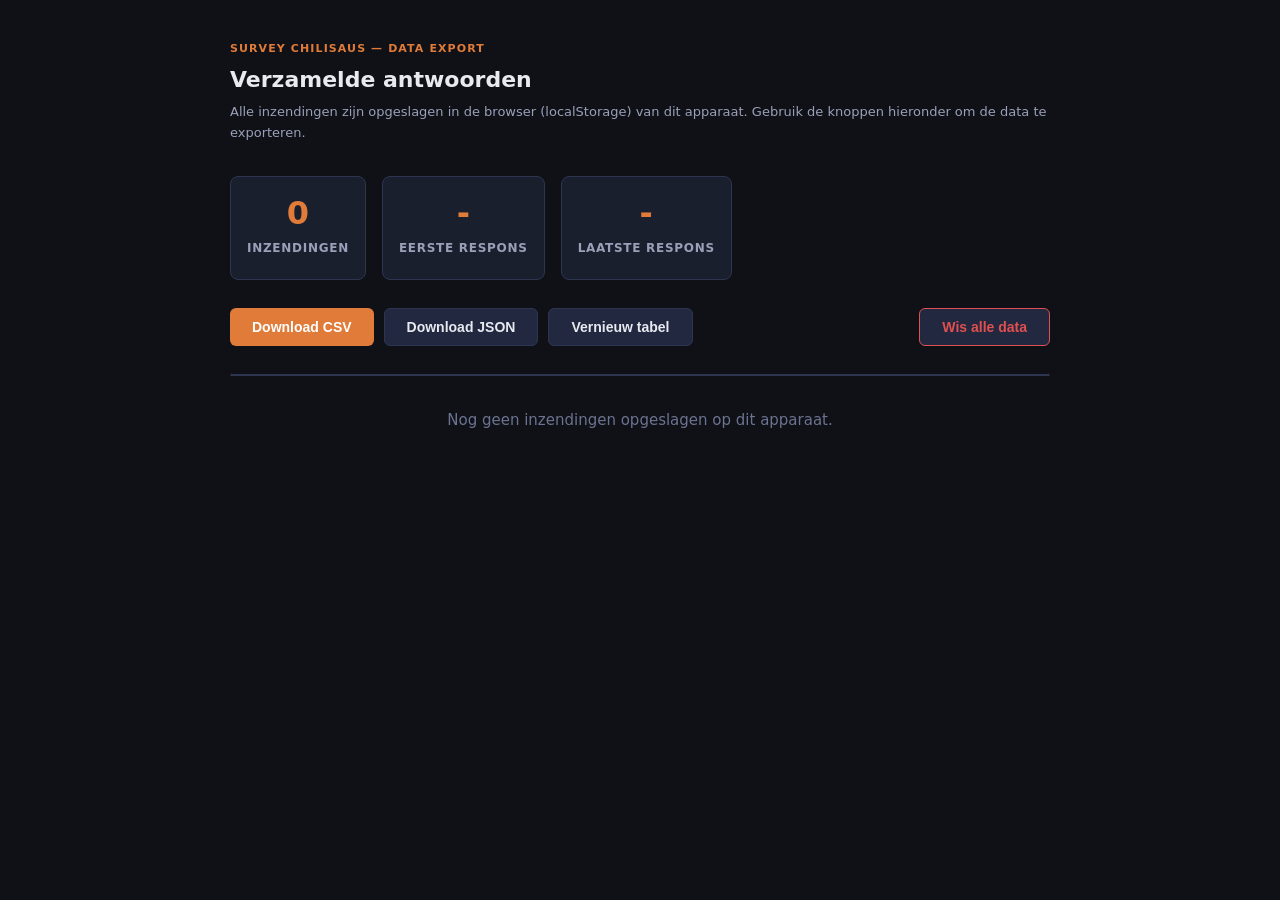
<file: collect.html>
<!DOCTYPE html>
<html lang="nl">
<head>
  <meta charset="UTF-8">
  <meta name="viewport" content="width=device-width, initial-scale=1.0">
  <title>Data Export - Survey Chilisaus</title>
  <link rel="stylesheet" href="style.css">
</head>
<body style="padding: 40px 24px;">

<div style="max-width:820px; margin:0 auto;">

  <div style="margin-bottom:32px;">
    <div style="font-size:11px;font-weight:700;letter-spacing:0.1em;text-transform:uppercase;color:var(--accent);margin-bottom:8px;">
      Survey Chilisaus &mdash; Data Export
    </div>
    <h1 style="font-size:22px;margin-bottom:6px;">Verzamelde antwoorden</h1>
    <p style="font-size:13px;color:var(--text2);">
      Alle inzendingen zijn opgeslagen in de browser (localStorage) van dit apparaat.
      Gebruik de knoppen hieronder om de data te exporteren.
    </p>
  </div>

  <!-- Stat row -->
  <div style="display:flex;gap:16px;flex-wrap:wrap;margin-bottom:28px;">
    <div class="stat-card" style="min-width:120px;">
      <span class="val" id="countTotal">0</span>
      <span class="lbl">Inzendingen</span>
    </div>
    <div class="stat-card" style="min-width:120px;">
      <span class="val" id="countFirst">-</span>
      <span class="lbl">Eerste respons</span>
    </div>
    <div class="stat-card" style="min-width:120px;">
      <span class="val" id="countLast">-</span>
      <span class="lbl">Laatste respons</span>
    </div>
  </div>

  <!-- Actions -->
  <div style="display:flex;gap:10px;flex-wrap:wrap;margin-bottom:28px;">
    <button class="btn btn-primary" onclick="downloadCSV()">Download CSV</button>
    <button class="btn btn-secondary" onclick="downloadJSON()">Download JSON</button>
    <button class="btn btn-secondary" onclick="loadTable()">Vernieuw tabel</button>
    <button class="btn btn-secondary" onclick="clearData()" style="margin-left:auto;color:var(--error);border-color:var(--error);">
      Wis alle data
    </button>
  </div>

  <!-- Table preview -->
  <div style="overflow-x:auto;border:1px solid var(--border);border-radius:var(--radius);">
    <table id="previewTable" style="width:100%;border-collapse:collapse;font-size:12px;">
      <thead id="previewHead"></thead>
      <tbody id="previewBody"></tbody>
    </table>
  </div>
  <p id="emptyMsg" style="text-align:center;color:var(--text3);padding:32px;display:none;">
    Nog geen inzendingen opgeslagen op dit apparaat.
  </p>

</div>

<script>
  const STORAGE_KEY = 'survey_chilisaus_responses';

  const CSV_HEADERS = [
    'response_id','timestamp',
    'q1','q2','q3','q4',
    'q5','q6','q7','q8','q9',
    'q10','q11','q12','q13','q14',
    'q15','q16','q17','q18',
    'q19','q20','q21','q22',
    'q23','q24','q25','q26','q27'
  ];

  function getResponses() {
    try { return JSON.parse(localStorage.getItem(STORAGE_KEY) || '[]'); }
    catch (_) { return []; }
  }

  function csvField(val) {
    const s = (val === undefined || val === null) ? '' : String(val);
    if (s.includes(',') || s.includes('"') || s.includes('\n')) {
      return '"' + s.replace(/"/g, '""') + '"';
    }
    return s;
  }

  function toCSV(responses) {
    const rows = [CSV_HEADERS.join(',')];
    for (const r of responses) {
      rows.push(CSV_HEADERS.map(h => csvField(r[h])).join(','));
    }
    return rows.join('\n');
  }

  function loadTable() {
    const responses = getResponses();
    const countEl = document.getElementById('countTotal');
    countEl.textContent = responses.length;

    if (responses.length === 0) {
      document.getElementById('emptyMsg').style.display = 'block';
      document.getElementById('previewTable').style.display = 'none';
      document.getElementById('countFirst').textContent = '-';
      document.getElementById('countLast').textContent = '-';
      return;
    }

    document.getElementById('emptyMsg').style.display = 'none';
    document.getElementById('previewTable').style.display = 'table';

    const first = responses[0].timestamp ? responses[0].timestamp.substring(0,10) : '-';
    const last  = responses[responses.length-1].timestamp ? responses[responses.length-1].timestamp.substring(0,10) : '-';
    document.getElementById('countFirst').textContent = first;
    document.getElementById('countLast').textContent = last;

    // Header row
    const thRow = CSV_HEADERS.map(h =>
      `<th style="padding:8px 10px;text-align:left;font-size:11px;font-weight:700;color:var(--text2);border-bottom:1px solid var(--border);white-space:nowrap;background:var(--surface2);">${h}</th>`
    ).join('');
    document.getElementById('previewHead').innerHTML = `<tr>${thRow}</tr>`;

    // Data rows (max 50 shown)
    const shown = responses.slice(-50);
    const bodyRows = shown.map(r => {
      const cells = CSV_HEADERS.map(h => {
        const v = r[h] !== undefined ? r[h] : '';
        return `<td style="padding:7px 10px;border-bottom:1px solid rgba(46,53,80,0.3);color:var(--text);white-space:nowrap;">${String(v).substring(0,40)}</td>`;
      }).join('');
      return `<tr>${cells}</tr>`;
    });
    document.getElementById('previewBody').innerHTML = bodyRows.join('');
  }

  function downloadCSV() {
    const responses = getResponses();
    if (responses.length === 0) { alert('Geen data om te exporteren.'); return; }
    const csv = toCSV(responses);
    const blob = new Blob(['\uFEFF' + csv], { type: 'text/csv;charset=utf-8;' });
    const a = document.createElement('a');
    a.href = URL.createObjectURL(blob);
    a.download = `survey_chilisaus_${new Date().toISOString().substring(0,10)}.csv`;
    a.click();
  }

  function downloadJSON() {
    const responses = getResponses();
    if (responses.length === 0) { alert('Geen data om te exporteren.'); return; }
    const blob = new Blob([JSON.stringify(responses, null, 2)], { type: 'application/json' });
    const a = document.createElement('a');
    a.href = URL.createObjectURL(blob);
    a.download = `survey_chilisaus_${new Date().toISOString().substring(0,10)}.json`;
    a.click();
  }

  function clearData() {
    const n = getResponses().length;
    if (n === 0) { alert('Er is geen data om te wissen.'); return; }
    if (!confirm(`Weet u zeker dat u alle ${n} inzendingen wilt verwijderen? Dit kan niet ongedaan worden gemaakt.`)) return;
    localStorage.removeItem(STORAGE_KEY);
    loadTable();
  }

  loadTable();
</script>

</body>
</html>
</file>
<file: style.css>
/* ============================================================
   Survey system — shared dark-mode stylesheet
   Premium Artisanale Chilisaus — Master thesis UGent 2025-2026
   ============================================================ */

*, *::before, *::after { box-sizing: border-box; margin: 0; padding: 0; }

:root {
  --bg:        #0f1117;
  --surface:   #1a1f2e;
  --surface2:  #222840;
  --border:    #2e3550;
  --accent:    #e07b39;
  --accent2:   #c45f20;
  --blue:      #4a7fcb;
  --text:      #e8eaf0;
  --text2:     #9aa0b8;
  --text3:     #6b7390;
  --success:   #3dba7e;
  --error:     #e05050;
  --radius:    8px;
  --font:      'Segoe UI', system-ui, -apple-system, sans-serif;
}

html { scroll-behavior: smooth; }

body {
  background: var(--bg);
  color: var(--text);
  font-family: var(--font);
  font-size: 15px;
  line-height: 1.65;
  min-height: 100vh;
}

/* ── Typography ──────────────────────────────────────────── */
h1, h2, h3, h4 { line-height: 1.3; font-weight: 700; }
a { color: var(--accent); text-decoration: none; }
a:hover { text-decoration: underline; }

/* ── Cards / surfaces ────────────────────────────────────── */
.card {
  background: var(--surface);
  border: 1px solid var(--border);
  border-radius: var(--radius);
  padding: 24px;
}

/* ── Buttons ─────────────────────────────────────────────── */
.btn {
  display: inline-flex;
  align-items: center;
  gap: 8px;
  padding: 10px 22px;
  border: none;
  border-radius: 6px;
  font-size: 14px;
  font-weight: 600;
  cursor: pointer;
  transition: opacity 0.15s, transform 0.1s;
  text-decoration: none;
}
.btn:hover { opacity: 0.88; transform: translateY(-1px); }
.btn:active { transform: none; }

.btn-primary  { background: var(--accent);  color: #fff; }
.btn-secondary{ background: var(--surface2); color: var(--text); border: 1px solid var(--border); }
.btn-success  { background: var(--success); color: #fff; }
.btn-sm       { padding: 6px 14px; font-size: 13px; }

/* ── Progress bar ────────────────────────────────────────── */
.progress-bar-wrap {
  position: sticky;
  top: 0;
  z-index: 100;
  background: var(--surface);
  border-bottom: 1px solid var(--border);
  padding: 10px 24px;
  display: flex;
  align-items: center;
  gap: 14px;
}
.progress-track {
  flex: 1;
  height: 6px;
  background: var(--border);
  border-radius: 3px;
  overflow: hidden;
}
.progress-fill {
  height: 100%;
  background: var(--accent);
  border-radius: 3px;
  transition: width 0.3s ease;
  width: 0%;
}
.progress-label {
  font-size: 12px;
  font-weight: 600;
  color: var(--text2);
  white-space: nowrap;
  min-width: 44px;
  text-align: right;
}
.progress-logo {
  font-size: 12px;
  font-weight: 700;
  color: var(--accent);
  letter-spacing: 0.05em;
  text-transform: uppercase;
  white-space: nowrap;
}

/* ── Survey header ───────────────────────────────────────── */
.survey-header {
  background: linear-gradient(135deg, #1a1f2e 0%, #111828 100%);
  border-bottom: 1px solid var(--border);
  padding: 40px 32px 32px;
  text-align: center;
}
.survey-header .ugent-tag {
  display: inline-block;
  font-size: 11px;
  font-weight: 700;
  letter-spacing: 0.1em;
  text-transform: uppercase;
  color: var(--accent);
  border: 1px solid var(--accent);
  padding: 2px 10px;
  border-radius: 3px;
  margin-bottom: 16px;
}
.survey-header h1 {
  font-size: 24px;
  color: var(--text);
  margin-bottom: 8px;
}
.survey-header .subtitle {
  font-size: 14px;
  color: var(--text2);
  margin-bottom: 20px;
}
.survey-pills {
  display: flex;
  justify-content: center;
  flex-wrap: wrap;
  gap: 10px;
}
.survey-pill {
  font-size: 12px;
  color: var(--text2);
  background: var(--surface2);
  border: 1px solid var(--border);
  padding: 4px 12px;
  border-radius: 20px;
}

/* ── Intro box ───────────────────────────────────────────── */
.intro-box {
  margin: 24px 32px;
  background: var(--surface2);
  border-left: 3px solid var(--accent);
  border-radius: 0 var(--radius) var(--radius) 0;
  padding: 16px 20px;
  font-size: 14px;
  color: var(--text2);
  line-height: 1.7;
}
.intro-box strong { color: var(--accent); }

/* ── Survey sections ─────────────────────────────────────── */
.survey-section {
  margin: 0 32px 32px;
}
.section-header {
  display: flex;
  align-items: center;
  gap: 12px;
  padding: 20px 0 12px;
  border-top: 1px solid var(--border);
  margin-bottom: 8px;
}
.section-num {
  width: 28px;
  height: 28px;
  border-radius: 50%;
  background: var(--accent);
  color: #fff;
  font-size: 12px;
  font-weight: 700;
  display: flex;
  align-items: center;
  justify-content: center;
  flex-shrink: 0;
}
.section-title {
  font-size: 14px;
  font-weight: 700;
  text-transform: uppercase;
  letter-spacing: 0.07em;
  color: var(--text);
}
.section-desc {
  font-size: 13px;
  color: var(--text2);
  margin: -4px 0 16px 40px;
  line-height: 1.6;
}

/* ── Question block ──────────────────────────────────────── */
.question-block {
  margin-bottom: 24px;
}
.question-text {
  font-size: 15px;
  font-weight: 500;
  color: var(--text);
  margin-bottom: 12px;
  line-height: 1.55;
}
.q-num {
  display: inline-block;
  font-size: 11px;
  font-weight: 700;
  color: var(--accent);
  background: rgba(224, 123, 57, 0.12);
  border: 1px solid rgba(224, 123, 57, 0.3);
  padding: 1px 7px;
  border-radius: 4px;
  margin-right: 8px;
  vertical-align: middle;
}
.required-star { color: var(--error); margin-left: 2px; }

/* ── Radio / checkbox options ────────────────────────────── */
.mc-options {
  display: flex;
  flex-direction: column;
  gap: 8px;
}
.mc-option {
  display: flex;
  align-items: center;
  gap: 12px;
  padding: 11px 16px;
  background: var(--surface2);
  border: 1.5px solid var(--border);
  border-radius: 6px;
  cursor: pointer;
  font-size: 14px;
  color: var(--text);
  transition: border-color 0.15s, background 0.15s;
}
.mc-option:hover { border-color: var(--accent); background: rgba(224,123,57,0.06); }
.mc-option input[type="radio"],
.mc-option input[type="checkbox"] {
  width: 17px;
  height: 17px;
  accent-color: var(--accent);
  flex-shrink: 0;
  cursor: pointer;
}
.mc-option.selected {
  border-color: var(--accent);
  background: rgba(224,123,57,0.1);
}

/* ── Two-column demographics grid ────────────────────────── */
.q-grid {
  display: grid;
  grid-template-columns: 1fr 1fr;
  gap: 24px;
}
@media (max-width: 600px) {
  .q-grid { grid-template-columns: 1fr; }
}

/* ── Likert table ────────────────────────────────────────── */
.likert-wrap {
  overflow-x: auto;
  margin-bottom: 24px;
}
.likert-table {
  width: 100%;
  border-collapse: collapse;
  table-layout: fixed;
  min-width: 520px;
}
.likert-table thead th {
  font-size: 11px;
  font-weight: 700;
  color: var(--text2);
  text-align: center;
  padding: 8px 4px 10px;
  border-bottom: 1px solid var(--border);
  line-height: 1.3;
  width: 11%;
}
.likert-table thead th:first-child {
  text-align: left;
  width: 45%;
  padding-left: 0;
}
.likert-table tbody tr {
  transition: background 0.1s;
}
.likert-table tbody tr:hover {
  background: rgba(255,255,255,0.025);
}
.likert-table tbody td {
  text-align: center;
  padding: 13px 4px;
  border-bottom: 1px solid rgba(46,53,80,0.5);
  vertical-align: middle;
}
.likert-table tbody td:first-child {
  text-align: left;
  font-size: 14px;
  color: var(--text);
  padding-right: 16px;
  line-height: 1.5;
}
.likert-radio {
  width: 20px;
  height: 20px;
  accent-color: var(--accent);
  cursor: pointer;
}
.likert-table tbody tr.answered td:first-child { color: var(--text2); }

/* ── Price choice cards ──────────────────────────────────── */
.price-choice {
  display: flex;
  flex-direction: column;
  gap: 10px;
}
.price-card {
  display: flex;
  align-items: flex-start;
  gap: 14px;
  padding: 14px 16px;
  background: var(--surface2);
  border: 1.5px solid var(--border);
  border-radius: 8px;
  cursor: pointer;
  transition: border-color 0.15s, background 0.15s;
}
.price-card:hover { border-color: var(--accent); background: rgba(224,123,57,0.06); }
.price-card.selected { border-color: var(--accent); background: rgba(224,123,57,0.1); }
.price-card input { margin-top: 3px; accent-color: var(--accent); flex-shrink: 0; }
.price-card-label { flex: 1; }
.price-card-label strong { display: block; font-size: 14px; color: var(--text); margin-bottom: 2px; }
.price-card-label span { font-size: 12px; color: var(--text2); }
.price-tag {
  font-size: 16px;
  font-weight: 700;
  color: var(--accent);
  white-space: nowrap;
  align-self: center;
}

/* ── Validation error ────────────────────────────────────── */
.field-error {
  display: none;
  font-size: 12px;
  color: var(--error);
  margin-top: 6px;
}
.field-error.visible { display: block; }
.error-outline { outline: 2px solid var(--error) !important; border-radius: 4px; }

/* ── Submit section ──────────────────────────────────────── */
.submit-section {
  margin: 0 32px 40px;
  padding: 24px;
  background: var(--surface2);
  border: 1px solid var(--border);
  border-radius: var(--radius);
}
.submit-note {
  font-size: 13px;
  color: var(--text2);
  margin-bottom: 16px;
  line-height: 1.6;
}
.submit-error {
  display: none;
  font-size: 13px;
  color: var(--error);
  margin-top: 12px;
}
.submit-error.visible { display: block; }

/* ── Success screen ──────────────────────────────────────── */
.success-screen {
  display: none;
  flex-direction: column;
  align-items: center;
  justify-content: center;
  min-height: 60vh;
  text-align: center;
  padding: 48px 32px;
}
.success-screen.visible { display: flex; }
.success-icon {
  font-size: 56px;
  margin-bottom: 24px;
}
.success-screen h2 {
  font-size: 24px;
  color: var(--success);
  margin-bottom: 12px;
}
.success-screen p {
  font-size: 14px;
  color: var(--text2);
  max-width: 400px;
  line-height: 1.7;
}

/* ── Survey footer ───────────────────────────────────────── */
.survey-footer {
  text-align: center;
  font-size: 12px;
  color: var(--text3);
  padding: 24px 32px;
  border-top: 1px solid var(--border);
}

/* ── Dashboard layout ────────────────────────────────────── */
.dash-layout {
  display: flex;
  min-height: 100vh;
}
.dash-sidebar {
  width: 220px;
  flex-shrink: 0;
  background: var(--surface);
  border-right: 1px solid var(--border);
  padding: 24px 16px;
  position: sticky;
  top: 0;
  height: 100vh;
  overflow-y: auto;
}
.dash-sidebar .logo {
  font-size: 13px;
  font-weight: 800;
  color: var(--accent);
  letter-spacing: 0.06em;
  text-transform: uppercase;
  margin-bottom: 24px;
  display: block;
}
.dash-nav a {
  display: block;
  padding: 7px 12px;
  font-size: 13px;
  color: var(--text2);
  border-radius: 5px;
  margin-bottom: 2px;
  text-decoration: none;
  transition: background 0.1s, color 0.1s;
}
.dash-nav a:hover { background: var(--surface2); color: var(--text); }
.dash-nav a.active { background: rgba(224,123,57,0.12); color: var(--accent); font-weight: 600; }

.dash-main {
  flex: 1;
  padding: 32px 36px;
  overflow-y: auto;
  max-width: 1100px;
}
.dash-header {
  display: flex;
  align-items: center;
  justify-content: space-between;
  margin-bottom: 32px;
  flex-wrap: wrap;
  gap: 12px;
}
.dash-header h1 { font-size: 22px; color: var(--text); }
.dash-header .token-form {
  display: flex;
  gap: 8px;
  align-items: center;
}
.dash-header .token-form input {
  background: var(--surface2);
  border: 1px solid var(--border);
  color: var(--text);
  padding: 7px 12px;
  border-radius: 5px;
  font-size: 13px;
  width: 160px;
}

/* ── Stat cards ──────────────────────────────────────────── */
.stat-cards {
  display: grid;
  grid-template-columns: repeat(auto-fill, minmax(160px, 1fr));
  gap: 16px;
  margin-bottom: 36px;
}
.stat-card {
  background: var(--surface);
  border: 1px solid var(--border);
  border-radius: var(--radius);
  padding: 20px 16px;
  text-align: center;
}
.stat-card .val {
  font-size: 32px;
  font-weight: 800;
  color: var(--accent);
  display: block;
  line-height: 1;
  margin-bottom: 6px;
}
.stat-card .lbl {
  font-size: 12px;
  color: var(--text2);
  font-weight: 600;
  text-transform: uppercase;
  letter-spacing: 0.06em;
}

/* ── Chart section ───────────────────────────────────────── */
.chart-section {
  margin-bottom: 40px;
}
.chart-section-title {
  font-size: 13px;
  font-weight: 700;
  text-transform: uppercase;
  letter-spacing: 0.07em;
  color: var(--accent);
  margin-bottom: 16px;
  padding-bottom: 8px;
  border-bottom: 1px solid var(--border);
}
.chart-grid {
  display: grid;
  grid-template-columns: repeat(auto-fill, minmax(340px, 1fr));
  gap: 20px;
}
.chart-card {
  background: var(--surface);
  border: 1px solid var(--border);
  border-radius: var(--radius);
  padding: 20px;
}
.chart-card h4 {
  font-size: 12px;
  color: var(--text2);
  margin-bottom: 4px;
  font-weight: 600;
}
.chart-card .q-full {
  font-size: 13px;
  color: var(--text);
  margin-bottom: 14px;
  line-height: 1.5;
}
.chart-card canvas { max-height: 200px; }
.stats-row {
  display: flex;
  gap: 16px;
  flex-wrap: wrap;
  margin-top: 12px;
  padding-top: 12px;
  border-top: 1px solid var(--border);
}
.stats-row .s {
  font-size: 12px;
  color: var(--text2);
}
.stats-row .s span { font-weight: 700; color: var(--text); }

/* ── Cronbach table ──────────────────────────────────────── */
.cronbach-table {
  width: 100%;
  border-collapse: collapse;
  font-size: 14px;
  margin-bottom: 32px;
}
.cronbach-table th {
  text-align: left;
  padding: 10px 14px;
  font-size: 11px;
  font-weight: 700;
  text-transform: uppercase;
  letter-spacing: 0.06em;
  color: var(--text2);
  border-bottom: 1px solid var(--border);
}
.cronbach-table td {
  padding: 11px 14px;
  border-bottom: 1px solid rgba(46,53,80,0.4);
  color: var(--text);
}
.cronbach-table td.alpha-good { color: var(--success); font-weight: 700; }
.cronbach-table td.alpha-ok   { color: #e0c040; font-weight: 700; }
.cronbach-table td.alpha-bad  { color: var(--error); font-weight: 700; }

/* ── Timeline chart ──────────────────────────────────────── */
.timeline-card {
  background: var(--surface);
  border: 1px solid var(--border);
  border-radius: var(--radius);
  padding: 20px;
  margin-bottom: 32px;
}
.timeline-card h3 { font-size: 14px; color: var(--text); margin-bottom: 16px; }
.timeline-card canvas { max-height: 160px; }

/* ── Export box ──────────────────────────────────────────── */
.export-box {
  background: var(--surface);
  border: 1px solid var(--border);
  border-radius: var(--radius);
  padding: 24px;
  margin-bottom: 32px;
}
.export-box h3 { font-size: 15px; margin-bottom: 8px; }
.export-box p { font-size: 13px; color: var(--text2); margin-bottom: 16px; }
.export-btns { display: flex; flex-wrap: wrap; gap: 10px; }

/* ── Login overlay ───────────────────────────────────────── */
.login-overlay {
  position: fixed;
  inset: 0;
  background: rgba(15,17,23,0.97);
  display: flex;
  align-items: center;
  justify-content: center;
  z-index: 1000;
}
.login-box {
  background: var(--surface);
  border: 1px solid var(--border);
  border-radius: var(--radius);
  padding: 40px 36px;
  width: 100%;
  max-width: 360px;
  text-align: center;
}
.login-box h2 { margin-bottom: 8px; color: var(--text); }
.login-box p { font-size: 13px; color: var(--text2); margin-bottom: 24px; }
.login-box input {
  width: 100%;
  background: var(--surface2);
  border: 1px solid var(--border);
  color: var(--text);
  padding: 10px 14px;
  border-radius: 6px;
  font-size: 14px;
  margin-bottom: 12px;
  outline: none;
}
.login-box input:focus { border-color: var(--accent); }
.login-error { font-size: 12px; color: var(--error); margin-top: 8px; display: none; }
.login-error.visible { display: block; }

/* ── LaTeX export textarea ───────────────────────────────── */
.latex-output {
  width: 100%;
  min-height: 200px;
  background: #0a0c14;
  border: 1px solid var(--border);
  border-radius: 6px;
  color: #a8d8a0;
  font-family: 'Consolas', 'Courier New', monospace;
  font-size: 12px;
  padding: 14px;
  resize: vertical;
  margin-top: 12px;
}

/* ── Filter bar ──────────────────────────────────────────── */
.filter-bar {
  display: flex;
  align-items: center;
  gap: 12px;
  margin-bottom: 24px;
  padding: 14px 16px;
  background: var(--surface);
  border: 1px solid var(--border);
  border-radius: var(--radius);
  flex-wrap: wrap;
}
.filter-bar label { font-size: 13px; color: var(--text2); font-weight: 600; }
.filter-bar select {
  background: var(--surface2);
  border: 1px solid var(--border);
  color: var(--text);
  padding: 6px 12px;
  border-radius: 5px;
  font-size: 13px;
  cursor: pointer;
}
.filter-bar .filter-info { font-size: 12px; color: var(--text3); }

/* ── Responsive ──────────────────────────────────────────── */
@media (max-width: 860px) {
  .dash-layout { flex-direction: column; }
  .dash-sidebar { width: 100%; height: auto; position: static; display: flex; flex-wrap: wrap; gap: 8px; }
  .dash-sidebar .logo { width: 100%; }
  .dash-main { padding: 20px 16px; }
  .survey-section, .submit-section, .intro-box { margin-left: 16px; margin-right: 16px; }
}

@media (max-width: 520px) {
  .survey-header { padding: 28px 16px 24px; }
  .survey-header h1 { font-size: 19px; }
  .chart-grid { grid-template-columns: 1fr; }
}

/* ── Print (dashboard charts export) ────────────────────── */
@media print {
  .dash-sidebar, .filter-bar, .export-box, .login-overlay, .progress-bar-wrap { display: none !important; }
  body { background: #fff; color: #000; }
  .chart-card, .stat-card, .timeline-card { border: 1px solid #ccc; break-inside: avoid; }
}
</file>
